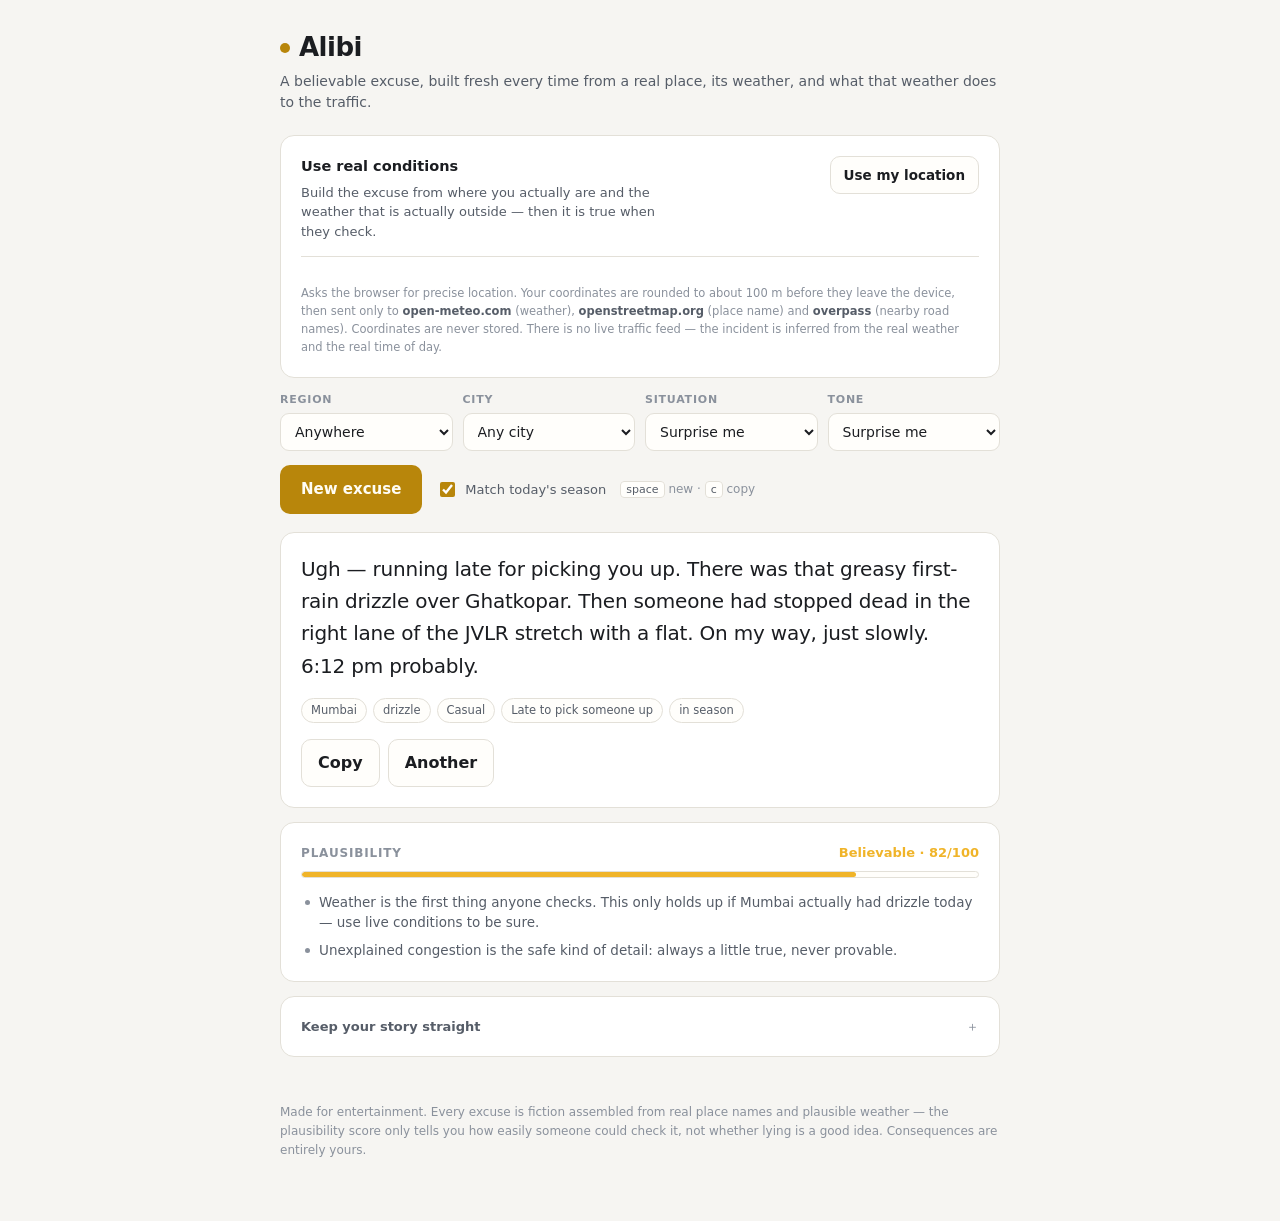
<file: index.html>
<!doctype html>
<html lang="en">
<head>
<meta charset="utf-8">
<meta name="viewport" content="width=device-width, initial-scale=1">
<title>Alibi — realistic excuse generator</title>
<style>
  :root {
    --bg: #0e1014;
    --bg-2: #16191f;
    --card: #1b1f27;
    --line: #2a3038;
    --ink: #eceef2;
    --ink-2: #a7aeba;
    --ink-3: #6f7784;
    --accent: #f0b429;
    --accent-ink: #1a1200;
    --good: #4ec98a;
    --mid: #f0b429;
    --bad: #f0705f;
    --radius: 14px;
  }
  @media (prefers-color-scheme: light) {
    :root {
      --bg: #f6f5f2; --bg-2: #fffefb; --card: #ffffff; --line: #e3e0d8;
      --ink: #1b1d21; --ink-2: #565d68; --ink-3: #8a919c;
      --accent: #b8860b; --accent-ink: #fffdf5;
    }
  }
  * { box-sizing: border-box; }
  html, body { margin: 0; padding: 0; }
  body {
    background: var(--bg);
    color: var(--ink);
    font: 16px/1.5 ui-sans-serif, system-ui, -apple-system, "Segoe UI", Roboto, sans-serif;
    -webkit-font-smoothing: antialiased;
    padding: 28px 18px 60px;
  }
  .wrap { max-width: 720px; margin: 0 auto; }

  header { margin-bottom: 22px; }
  h1 {
    font-size: 26px; letter-spacing: -0.02em; margin: 0 0 4px;
    display: flex; align-items: center; gap: 9px;
  }
  h1 .dot {
    width: 10px; height: 10px; border-radius: 50%;
    background: var(--accent); flex: none;
  }
  .tagline { color: var(--ink-2); font-size: 14px; margin: 0; }

  /* ---- controls ---- */
  .controls {
    display: grid; grid-template-columns: repeat(2, minmax(0, 1fr));
    gap: 10px; margin-bottom: 14px;
  }
  @media (min-width: 620px) { .controls { grid-template-columns: repeat(4, minmax(0, 1fr)); } }
  label.field { display: flex; flex-direction: column; gap: 5px; min-width: 0; }
  label.field span {
    font-size: 11px; text-transform: uppercase; letter-spacing: 0.07em;
    color: var(--ink-3); font-weight: 600;
  }
  select {
    width: 100%; padding: 9px 10px; border-radius: 9px;
    border: 1px solid var(--line); background: var(--bg-2); color: var(--ink);
    font: inherit; font-size: 14px; cursor: pointer;
  }
  select:focus-visible, button:focus-visible, input:focus-visible {
    outline: 2px solid var(--accent); outline-offset: 2px;
  }

  .row { display: flex; align-items: center; gap: 14px; flex-wrap: wrap; margin-bottom: 18px; }
  .btn {
    font: inherit; font-weight: 600; cursor: pointer;
    border-radius: 10px; border: 1px solid var(--line);
    background: var(--bg-2); color: var(--ink); padding: 11px 16px;
  }
  .btn:hover { border-color: var(--ink-3); }
  .btn.primary {
    background: var(--accent); color: var(--accent-ink); border-color: transparent;
    padding: 12px 20px; font-size: 15px;
  }
  .btn.primary:hover { filter: brightness(1.08); }
  .btn:active { transform: translateY(1px); }
  .toggle {
    display: flex; align-items: center; gap: 7px;
    font-size: 13px; color: var(--ink-2); cursor: pointer; user-select: none;
  }
  .toggle input { accent-color: var(--accent); width: 15px; height: 15px; }
  .hint { font-size: 12px; color: var(--ink-3); }
  kbd {
    font: inherit; font-size: 11px; padding: 1px 5px; border-radius: 4px;
    border: 1px solid var(--line); background: var(--bg-2); color: var(--ink-2);
  }

  /* ---- live conditions ---- */
  .live { margin-bottom: 14px; padding: 16px 18px; }
  .live.on { border-color: var(--accent); }
  .live-top { display: flex; gap: 14px; justify-content: space-between; align-items: flex-start; flex-wrap: wrap; }
  .live-title { font-size: 14.5px; font-weight: 600; display: flex; align-items: center; gap: 8px; }
  .badge {
    font-size: 10px; font-weight: 700; letter-spacing: 0.08em;
    background: var(--accent); color: var(--accent-ink);
    padding: 2px 6px; border-radius: 4px;
  }
  .badge.stale { background: var(--ink-3); color: var(--bg); }
  .live-sub { margin: 5px 0 0; font-size: 13px; color: var(--ink-2); max-width: 46ch; }
  .live-sub.err { color: var(--bad); }
  .live-btns { display: flex; gap: 7px; flex-wrap: wrap; }
  .live-btns .btn { padding: 8px 13px; font-size: 13.5px; }
  .obs {
    display: grid; grid-template-columns: repeat(auto-fit, minmax(108px, 1fr));
    gap: 10px; margin-top: 15px; padding-top: 14px; border-top: 1px solid var(--line);
  }
  .obs div { min-width: 0; }
  .obs dt { font-size: 10.5px; text-transform: uppercase; letter-spacing: 0.06em; color: var(--ink-3); font-weight: 600; }
  .obs dd { margin: 3px 0 0; font-size: 14px; font-variant-numeric: tabular-nums; }
  .privacy { margin: 14px 0 0; font-size: 11.5px; line-height: 1.55; color: var(--ink-3); }
  .privacy b { color: var(--ink-2); font-weight: 600; }
  .controls.muted { opacity: 0.45; pointer-events: none; }

  /* ---- the excuse ---- */
  .card {
    background: var(--card); border: 1px solid var(--line);
    border-radius: var(--radius); padding: 20px; margin-bottom: 14px;
  }
  #excuse {
    font-size: 19px; line-height: 1.62; letter-spacing: -0.01em; margin: 0 0 16px;
  }
  @media (min-width: 620px) { #excuse { font-size: 20px; } }
  .chips { display: flex; flex-wrap: wrap; gap: 6px; margin-bottom: 16px; }
  .chip {
    font-size: 11.5px; padding: 3px 9px; border-radius: 999px;
    background: var(--bg-2); border: 1px solid var(--line); color: var(--ink-2);
    white-space: nowrap;
  }
  .card-actions { display: flex; gap: 8px; flex-wrap: wrap; }

  /* ---- plausibility ---- */
  .meter-head {
    display: flex; justify-content: space-between; align-items: baseline;
    font-size: 12px; color: var(--ink-3);
    text-transform: uppercase; letter-spacing: 0.07em; font-weight: 600;
    margin-bottom: 8px;
  }
  .meter-head b { font-size: 13px; letter-spacing: 0; text-transform: none; }
  .track { height: 7px; border-radius: 999px; background: var(--bg-2); overflow: hidden; border: 1px solid var(--line); }
  .fill { height: 100%; width: 0; border-radius: 999px; transition: width .35s ease, background-color .35s ease; }
  .checks { margin: 14px 0 0; padding: 0; list-style: none; display: grid; gap: 8px; }
  .checks li {
    font-size: 13.5px; color: var(--ink-2); line-height: 1.5;
    padding-left: 18px; position: relative;
  }
  .checks li::before {
    content: ""; position: absolute; left: 4px; top: 8px;
    width: 5px; height: 5px; border-radius: 50%; background: var(--ink-3);
  }

  /* ---- story details ---- */
  details.card summary {
    cursor: pointer; font-size: 13px; font-weight: 600; color: var(--ink-2);
    list-style: none; display: flex; justify-content: space-between; align-items: center;
  }
  details.card summary::-webkit-details-marker { display: none; }
  details.card summary::after { content: "＋"; color: var(--ink-3); font-weight: 400; }
  details.card[open] summary::after { content: "－"; }
  details.card[open] summary { margin-bottom: 14px; }
  .facts { display: grid; gap: 0; }
  .fact {
    display: grid; grid-template-columns: 108px 1fr; gap: 12px;
    padding: 8px 0; border-top: 1px solid var(--line); font-size: 14px;
  }
  .fact:first-child { border-top: 0; }
  .fact dt { color: var(--ink-3); font-size: 12.5px; padding-top: 1px; }
  .fact dd { margin: 0; color: var(--ink); }

  /* ---- history ---- */
  h2 {
    font-size: 12px; text-transform: uppercase; letter-spacing: 0.07em;
    color: var(--ink-3); margin: 26px 0 10px;
  }
  #history { display: grid; gap: 8px; }
  .hist {
    display: flex; gap: 10px; align-items: flex-start;
    background: var(--bg-2); border: 1px solid var(--line);
    border-radius: 10px; padding: 11px 13px;
  }
  .hist p { margin: 0; font-size: 13.5px; color: var(--ink-2); line-height: 1.5; }
  .hist button {
    flex: none; font: inherit; font-size: 11.5px; cursor: pointer;
    background: transparent; border: 1px solid var(--line);
    color: var(--ink-2); border-radius: 7px; padding: 3px 8px;
  }
  .hist button:hover { border-color: var(--ink-3); color: var(--ink); }

  footer { margin-top: 32px; font-size: 12px; color: var(--ink-3); line-height: 1.6; }
  .sr { position: absolute; width: 1px; height: 1px; overflow: hidden; clip: rect(0 0 0 0); }
</style>
</head>
<body>
<div class="wrap">
  <header>
    <h1><span class="dot"></span>Alibi</h1>
    <p class="tagline">A believable excuse, built fresh every time from a real place, its weather, and what that weather does to the traffic.</p>
  </header>

  <div class="card live" id="livePanel">
    <div class="live-top">
      <div>
        <div class="live-title">Use real conditions <span class="badge" id="liveBadge" hidden>LIVE</span></div>
        <p class="live-sub" id="liveSub">Build the excuse from where you actually are and the weather that is actually outside — then it is true when they check.</p>
      </div>
      <div class="live-btns">
        <button class="btn" id="useLive">Use my location</button>
        <button class="btn" id="refreshLive" hidden>Refresh</button>
        <button class="btn" id="dropLive" hidden>Turn off</button>
      </div>
    </div>
    <div class="obs" id="obs" hidden></div>
    <p class="privacy" id="privacy">
      Asks the browser for precise location. Your coordinates are rounded to about 100&nbsp;m before
      they leave the device, then sent only to <b>open-meteo.com</b> (weather),
      <b>openstreetmap.org</b> (place name) and <b>overpass</b> (nearby road names). Coordinates are
      never stored. There is no live traffic feed — the incident is inferred from the real weather
      and the real time of day.
    </p>
  </div>

  <div class="controls" id="controls">
    <label class="field"><span>Region</span>
      <select id="region"></select>
    </label>
    <label class="field"><span>City</span>
      <select id="city"></select>
    </label>
    <label class="field"><span>Situation</span>
      <select id="scenario"></select>
    </label>
    <label class="field"><span>Tone</span>
      <select id="tone"></select>
    </label>
  </div>

  <div class="row">
    <button class="btn primary" id="go">New excuse</button>
    <label class="toggle" title="Only use weather that is plausible for the current month">
      <input type="checkbox" id="seasonal" checked> Match today's season
    </label>
    <span class="hint"><kbd>space</kbd> new · <kbd>c</kbd> copy</span>
  </div>

  <div class="card">
    <p id="excuse">Press <b>New excuse</b> to start.</p>
    <div class="chips" id="chips"></div>
    <div class="card-actions">
      <button class="btn" id="copy">Copy</button>
      <button class="btn" id="again">Another</button>
    </div>
  </div>

  <div class="card" id="meterCard" hidden>
    <div class="meter-head">
      <span>Plausibility</span>
      <b id="band">—</b>
    </div>
    <div class="track"><div class="fill" id="fill"></div></div>
    <ul class="checks" id="checks"></ul>
  </div>

  <details class="card" id="factsCard" hidden>
    <summary>Keep your story straight</summary>
    <dl class="facts" id="facts"></dl>
  </details>

  <h2 id="histHead" hidden>Earlier</h2>
  <div id="history"></div>

  <footer>
    Made for entertainment. Every excuse is fiction assembled from real place names and plausible
    weather — the plausibility score only tells you how easily someone could check it, not whether
    lying is a good idea. Consequences are entirely yours.
  </footer>

  <div class="sr" id="live" role="status" aria-live="polite"></div>
</div>

<script src="engine.js"></script>
<script src="live.js"></script>
<script src="app.js"></script>
</body>
</html>
</file>
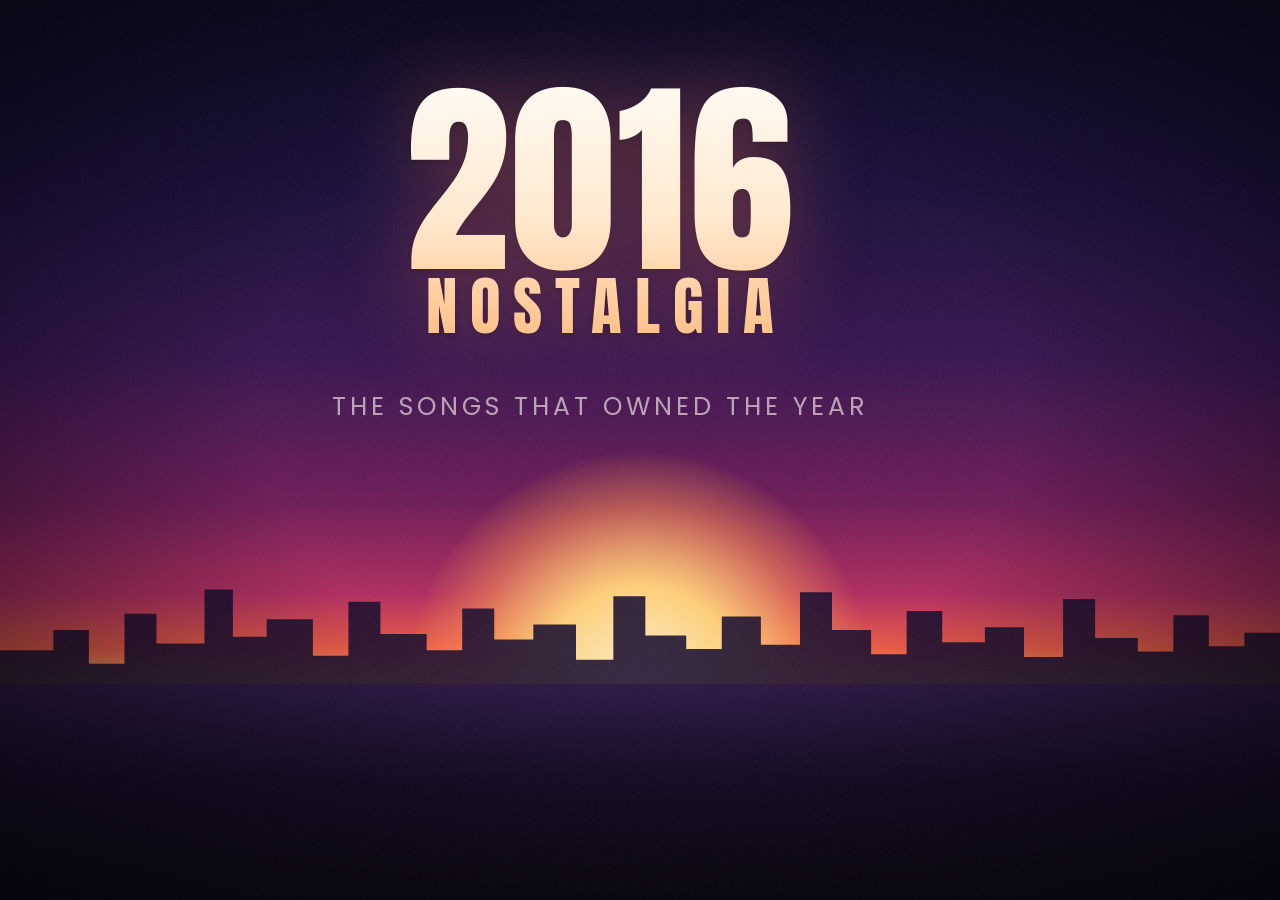
<file: assets/og.html>
<!doctype html>
<!-- Pinned to dusk: the card has to read at thumbnail size in a chat list,
     and light type on a dark sky survives that better than the beach. -->
<html lang="en" data-theme="dusk">
  <head>
    <meta charset="utf-8" />
    <title>2016 Nostalgia — open graph card</title>
    <!--
      Source for assets/og.png. Not linked from the site; it exists only so
      the link-preview image can be re-rendered from the same scene and the
      same stylesheet the site uses, instead of drifting in an image editor.

      Re-render (Chrome, any platform), with the local server running:
        chrome --headless --disable-gpu --hide-scrollbars \
               --window-size=1200,630 --virtual-time-budget=8000 \
               --screenshot=assets/og.png http://localhost:5173/assets/og.html

      Then bump ?v= on the og:image URLs in index.html — WhatsApp, iMessage
      and X cache previews for weeks and key that cache on the URL.
    -->
    <link rel="preconnect" href="https://fonts.googleapis.com" />
    <link rel="preconnect" href="https://fonts.gstatic.com" crossorigin />
    <link
      href="https://fonts.googleapis.com/css2?family=Anton&family=Poppins:wght@400;500;600&display=swap"
      rel="stylesheet"
    />
    <link rel="stylesheet" href="../styles.css" />
    <style>
      /* The card is a fixed 1200×630 — none of the site's viewport-relative
         sizing applies, so the type is pinned in px. */
      body {
        width: 1200px;
        height: 630px;
      }

      .card {
        position: relative;
        z-index: 2;
        height: 100%;
        display: flex;
        flex-direction: column;
        align-items: center;
        justify-content: center;
        gap: 26px;
        /* Lifts the lockup clear of the skyline — centred, the tagline lands
           on top of the buildings and stops being readable. */
        padding-bottom: 96px;
      }

      .card .logo {
        font-size: 210px;
      }

      .card__line {
        font-size: 25px;
        letter-spacing: 0.16em;
        text-transform: uppercase;
        color: var(--ink-dim);
      }

      /* Grain crawls on the live site; a still frame is all the card needs,
         and an animation mid-capture would blur the screenshot. */
      .grain {
        animation: none;
      }
    </style>
  </head>
  <body>
    <div class="bg" aria-hidden="true">
      <div class="scene scene--dusk">
        <div class="sky"></div>
        <div class="sun"></div>
        <svg class="skyline" viewBox="0 0 1440 200" preserveAspectRatio="none">
          <path
            fill="#150a2c"
            fill-opacity="0.88"
            d="M0 [base64]"
          />
        </svg>
        <div class="ground"></div>
      </div>
      <div class="grain"></div>
      <div class="vignette"></div>
    </div>

    <div class="card">
      <h1 class="logo">
        <span class="logo__year">2016</span>
        <span class="logo__word">NOSTALGIA</span>
      </h1>
      <p class="card__line">the songs that owned the year</p>
    </div>
  </body>
</html>
</file>
<file: styles.css>
/* 2016 Nostalgia — one screen, two skies.
   ------------------------------------------------------------------
   Layout is three fixed bands over a full-bleed scene: top bar, centred
   wordmark, bottom dock. Nothing scrolls; the page is exactly one screen
   on every device, so sizes are clamp()ed rather than breakpointed
   wherever they can be.

   Theming is entirely variables. `data-theme` on <html> swaps a palette
   and a horizon; every scene layer keys off those, so neither theme
   needs its own layout rules. */

:root {
  /* --- shared ------------------------------------------------------ */
  --pad: clamp(0.9rem, 2.4vw, 1.6rem);
  --dock-w: min(560px, calc(100vw - 2rem));
  --blur: blur(20px) saturate(1.3);

  /* --- dusk (default) ---------------------------------------------- */
  --ink: #fff8f0;
  --ink-dim: rgba(255, 248, 240, 0.62);
  --ink-faint: rgba(255, 248, 240, 0.34);
  --shadow-ink: 0 1px 12px rgba(0, 0, 0, 0.5);

  --hot: #ff2d55;
  --warm: #ffb45c;

  --glass: rgba(20, 10, 40, 0.42);
  --glass-line: rgba(255, 248, 240, 0.14);
  --glass-hover: rgba(255, 248, 240, 0.1);
  --panel: rgba(14, 7, 30, 0.72);

  --logo-a: #fffaf2;
  --logo-b: #ffe9d0;
  --logo-c: #ffc189;
  --logo-glow: drop-shadow(0 4px 40px rgba(255, 120, 90, 0.35))
    drop-shadow(0 2px 3px rgba(0, 0, 0, 0.25));

  --rail: rgba(255, 248, 240, 0.2);
  --play-bg: #fff8f0;
  --play-ink: #1a0a24;

  --page: #08040f;
  --grain-opacity: 0.16;
  --vignette: radial-gradient(ellipse at 50% 45%, transparent 42%, rgba(4, 2, 10, 0.72) 100%);

  /* Where the ground meets the sky. Sun, skyline and ground all key off
     this one number, so the scene moves as a unit. */
  --horizon: 76%;
}

[data-theme='beach'] {
  --ink: #0d2b3e;
  --ink-dim: rgba(13, 43, 62, 0.66);
  --ink-faint: rgba(13, 43, 62, 0.4);
  --shadow-ink: 0 1px 10px rgba(255, 255, 255, 0.55);

  --hot: #ff5b5b;
  --warm: #f08a24;

  /* Frosted white rather than smoked glass — a dark dock on a bright
     beach reads as a hole punched in the scene. */
  --glass: rgba(255, 255, 255, 0.55);
  --glass-line: rgba(255, 255, 255, 0.75);
  --glass-hover: rgba(13, 43, 62, 0.09);
  --panel: rgba(255, 255, 255, 0.82);

  --logo-a: #ffffff;
  --logo-b: #ffe9b8;
  --logo-c: #ff7a2f;
  /* A tight dark shadow does the heavy lifting here — pale type on a pale
     sky has almost no contrast of its own to fall back on. */
  --logo-glow: drop-shadow(0 10px 34px rgba(6, 48, 76, 0.45))
    drop-shadow(0 2px 1px rgba(6, 48, 76, 0.55));

  /* The rail and the play button both sit on a light, frosted dock, so
     they invert relative to the dusk theme. */
  --rail: rgba(13, 43, 62, 0.2);
  --play-bg: #0d2b3e;
  --play-ink: #fff8f0;

  --page: #7fd4ea;
  --grain-opacity: 0.07;
  --vignette: radial-gradient(ellipse at 50% 40%, transparent 55%, rgba(6, 60, 88, 0.32) 100%);

  --horizon: 58%;
  /* Beach only: where the water stops and the sand starts. */
  --shore: 74%;
}

* {
  box-sizing: border-box;
}

html,
body {
  height: 100%;
}

body {
  margin: 0;
  /* Fixed rather than hidden: iOS Safari will still rubber-band an
     overflow:hidden body, which drags the whole scene off the horizon. */
  position: fixed;
  inset: 0;
  overflow: hidden;
  background: var(--page);
  color: var(--ink);
  font-family: 'Poppins', system-ui, -apple-system, 'Segoe UI', sans-serif;
  -webkit-font-smoothing: antialiased;
  text-rendering: optimizeLegibility;
}

button {
  font: inherit;
  color: inherit;
  border: 0;
  background: none;
  cursor: pointer;
}

:focus-visible {
  outline: 2px solid var(--warm);
  outline-offset: 3px;
  border-radius: 6px;
}

.sr-only {
  position: absolute;
  width: 1px;
  height: 1px;
  padding: 0;
  margin: -1px;
  overflow: hidden;
  clip: rect(0 0 0 0);
  clip-path: inset(50%);
  white-space: nowrap;
}

/* ── Scenes ──────────────────────────────────────────────────────── */

.bg {
  position: fixed;
  inset: 0;
  z-index: 0;
}

/* Only the active scene exists. `display:none` rather than opacity so the
   inactive one costs nothing to composite. */
.scene {
  position: absolute;
  inset: 0;
  display: none;
}

[data-theme='dusk'] .scene--dusk,
[data-theme='beach'] .scene--beach {
  display: block;
}

.sky {
  position: absolute;
  inset: 0;
}

.scene--dusk .sky {
  background: linear-gradient(
    to bottom,
    #0a0620 0%,
    #170c38 20%,
    #35134f 40%,
    #6e1a55 56%,
    #b02b5e 66%,
    #ee5a44 72%,
    #ffb45c var(--horizon)
  );
}

.scene--beach .sky {
  background: linear-gradient(
    to bottom,
    #1e7fc2 0%,
    #3ea3dd 26%,
    #7cc9ef 46%,
    #b7e6f8 var(--horizon)
  );
}

/* Dusk: centre on the horizon, so it reads as half-set and the skyline
   bites into it. Beach: high and small, the way midday looks. */
.sun {
  position: absolute;
  left: 50%;
  border-radius: 50%;
  transform: translate(-50%, -50%);
  aspect-ratio: 1;
}

.scene--dusk .sun {
  top: var(--horizon);
  width: clamp(300px, 36vw, 560px);
  background: radial-gradient(
    circle,
    #fff3d0 0%,
    #ffd07a 30%,
    rgba(255, 150, 80, 0.5) 54%,
    rgba(255, 90, 90, 0) 72%
  );
  filter: blur(2px);
}

.scene--beach .sun {
  left: 74%;
  top: 16%;
  width: clamp(160px, 20vw, 300px);
  background: radial-gradient(
    circle,
    #ffffff 0%,
    #fff6c8 26%,
    rgba(255, 232, 150, 0.55) 44%,
    rgba(255, 220, 130, 0) 70%
  );
}

/* Buildings stand *on* the horizon: their baseline is the element's bottom
   edge, so `bottom` is the horizon measured from the floor. */
.skyline {
  position: absolute;
  left: 0;
  right: 0;
  bottom: calc(100% - var(--horizon));
  width: 100%;
  height: clamp(84px, 15vh, 180px);
}

.ground {
  position: absolute;
  left: 0;
  right: 0;
  bottom: 0;
  height: calc(100% - var(--horizon));
  background: linear-gradient(to bottom, #2a1440 0%, #120823 45%, #08040f 100%);
}

/* Parked bottom-right — the one corner the wordmark, the plug and the dock
   all leave alone. */
.car {
  position: absolute;
  right: clamp(-40px, 2vw, 40px);
  bottom: 3.5%;
  width: clamp(210px, 26vw, 400px);
  height: auto;
}

.tail {
  animation: glow 4.5s ease-in-out infinite;
}

@keyframes glow {
  0%,
  100% {
    opacity: 0.55;
  }
  50% {
    opacity: 1;
  }
}

/* ── Beach-only layers ───────────────────────────────────────────── */

/* Started below the top bar, and blurred: overlapping hard-edged ellipses
   read as a lumpy blob, a few pixels of blur read as cloud. */
.clouds {
  position: absolute;
  left: 0;
  right: 0;
  top: 6%;
  width: 100%;
  height: clamp(150px, 30vh, 320px);
  filter: blur(7px);
}

.sea {
  position: absolute;
  left: 0;
  right: 0;
  top: var(--horizon);
  height: calc(var(--shore) - var(--horizon));
  background: linear-gradient(to bottom, #1b93b8 0%, #1aa7bd 40%, #46c8cd 100%);
}

.sea__glint {
  position: absolute;
  inset: 0;
  width: 100%;
  height: 100%;
}

.sand {
  position: absolute;
  left: 0;
  right: 0;
  top: var(--shore);
  bottom: 0;
  background: linear-gradient(to bottom, #f6dfae 0%, #efcf92 45%, #e2b978 100%);
}

/* The wet edge, sitting astride the shoreline. */
.foam {
  position: absolute;
  left: 0;
  right: 0;
  top: 0;
  width: 100%;
  height: clamp(18px, 3.5vh, 40px);
  transform: translateY(-70%);
}

.palm {
  position: absolute;
  bottom: calc(100% - var(--shore) - 3%);
  height: clamp(210px, 44vh, 440px);
  width: auto;
}

.palm--left {
  left: clamp(-70px, -3vw, 0px);
  transform: scaleX(-1);
}

.palm--right {
  right: clamp(-90px, -4vw, 0px);
  height: clamp(160px, 34vh, 340px);
  opacity: 0.9;
}

.parasol {
  position: absolute;
  right: clamp(4px, 5vw, 90px);
  bottom: 2%;
  height: clamp(130px, 24vh, 240px);
  width: auto;
}

/* ── Shared overlays ─────────────────────────────────────────────── */

/* Film grain. An inline feTurbulence beats shipping a noise PNG — no
   request, no cache, and it scales to any DPR. */
.grain {
  position: absolute;
  inset: -50%;
  opacity: var(--grain-opacity);
  pointer-events: none;
  background-image: url("data:image/svg+xml,%3Csvg xmlns='http://www.w3.org/2000/svg' width='220' height='220'%3E%3Cfilter id='n'%3E%3CfeTurbulence type='fractalNoise' baseFrequency='0.85' numOctaves='3' stitchTiles='stitch'/%3E%3C/filter%3E%3Crect width='220' height='220' filter='url(%23n)' opacity='0.55'/%3E%3C/svg%3E");
  animation: grain 900ms steps(4) infinite;
}

@keyframes grain {
  0% { transform: translate(0, 0); }
  25% { transform: translate(-3%, 2%); }
  50% { transform: translate(2%, -3%); }
  75% { transform: translate(-2%, -2%); }
  100% { transform: translate(0, 0); }
}

.vignette {
  position: absolute;
  inset: 0;
  pointer-events: none;
  background: var(--vignette);
}

/* The sound source. Off-screen rather than display:none — a hidden iframe
   is throttled hard by Chrome and can stall mid-track. */
.yt-host {
  position: fixed;
  left: -9999px;
  top: 0;
  width: 1px;
  height: 1px;
  opacity: 0;
  pointer-events: none;
}

/* ── Top bar ─────────────────────────────────────────────────────── */

.topbar {
  position: fixed;
  top: 0;
  left: 0;
  right: 0;
  z-index: 3;
  display: grid;
  grid-template-columns: 1fr auto 1fr;
  align-items: center;
  gap: 1rem;
  padding: calc(var(--pad) + env(safe-area-inset-top)) var(--pad) var(--pad);
}

.clock {
  font-size: 0.85rem;
  font-variant-numeric: tabular-nums;
  letter-spacing: 0.02em;
  color: var(--ink-dim);
  text-shadow: var(--shadow-ink);
}

.tally {
  display: flex;
  align-items: center;
  gap: 0.45rem;
  font-size: 0.85rem;
  color: var(--ink-dim);
  white-space: nowrap;
  text-shadow: var(--shadow-ink);
}

.tally__dot {
  width: 8px;
  height: 8px;
  border-radius: 50%;
  background: #3ddc84;
  box-shadow: 0 0 10px rgba(61, 220, 132, 0.9);
}

/* Only pulses once the count is real people rather than a track total. */
.tally.is-live .tally__dot {
  animation: pulse 2.4s ease-in-out infinite;
}

@keyframes pulse {
  0%,
  100% {
    opacity: 1;
    transform: scale(1);
  }
  50% {
    opacity: 0.45;
    transform: scale(0.82);
  }
}

.tally__num {
  font-weight: 600;
  color: var(--ink);
  font-variant-numeric: tabular-nums;
}

.links {
  justify-self: end;
  display: flex;
  gap: 0.2rem;
}

.link {
  display: grid;
  place-items: center;
  width: 36px;
  height: 36px;
  border-radius: 50%;
  color: var(--ink-dim);
  transition: color 0.2s, background 0.2s, transform 0.2s;
}

.link:hover {
  color: var(--ink);
  background: var(--glass-hover);
  transform: translateY(-1px);
}

/* The button offers the sky you'd be switching *to*, not the one you're in. */
.i-moon,
[data-theme='beach'] .i-sun {
  display: none;
}

[data-theme='beach'] .i-moon {
  display: block;
}

/* ── The plug ────────────────────────────────────────────────────── */

.plugbar {
  position: fixed;
  left: var(--pad);
  top: 50%;
  z-index: 3;
  transform: translateY(-50%);
}

.plug {
  display: flex;
  align-items: center;
  gap: 0.6rem;
  padding: 0.5rem 0.95rem 0.5rem 0.5rem;
  border-radius: 999px;
  color: var(--ink);
  background: var(--glass);
  border: 1px solid var(--glass-line);
  backdrop-filter: var(--blur);
  -webkit-backdrop-filter: var(--blur);
  transition: transform 0.18s, background 0.18s, box-shadow 0.18s;
}

.plug:hover {
  transform: translateX(3px);
  box-shadow: 0 10px 30px rgba(0, 0, 0, 0.25);
}

.plug:active {
  transform: translateX(1px) scale(0.97);
}

.plug__icon {
  display: grid;
  place-items: center;
  width: 30px;
  height: 30px;
  border-radius: 50%;
  background: rgba(255, 180, 92, 0.18);
  color: var(--warm);
}

/* One short wiggle when the chime fires. */
.plug.is-live .plug__icon {
  animation: jack 0.45s ease;
}

@keyframes jack {
  0% { transform: translateY(0); }
  35% { transform: translateY(3px) rotate(-8deg); }
  70% { transform: translateY(-2px) rotate(6deg); }
  100% { transform: translateY(0); }
}

.plug__text {
  display: flex;
  flex-direction: column;
  line-height: 1.12;
  text-align: left;
}

.plug__title {
  font-size: 0.8rem;
  font-weight: 600;
}

.plug__sub {
  font-size: 0.62rem;
  color: var(--ink-faint);
}

/* ── Wordmark ────────────────────────────────────────────────────── */

main {
  position: relative;
  z-index: 2;
  height: 100%;
  display: grid;
  /* Wordmark takes the free space and centres in it; the dock keeps its
     natural height. Two rows, so the two never fight over the middle. */
  grid-template-rows: 1fr auto;
  justify-items: center;
}

.logo {
  margin: 0;
  align-self: center;
  display: flex;
  flex-direction: column;
  align-items: center;
  font-family: 'Anton', 'Poppins', sans-serif;
  font-weight: 400;
  /* Sized for the *year*; the word below is set in em, so the whole lockup
     scales from this one value. */
  font-size: clamp(4.6rem, 21vw, 12rem);
  line-height: 0.93;
  /* Painted onto the scene rather than sitting on top of it: a gradient
     fill plus a soft bloom does most of that work. */
  background: linear-gradient(180deg, var(--logo-a) 0%, var(--logo-b) 52%, var(--logo-c) 100%);
  -webkit-background-clip: text;
  background-clip: text;
  color: transparent;
  filter: var(--logo-glow);
  user-select: none;
}

.logo__year {
  display: block;
  letter-spacing: 0.01em;
}

/* Tracked out and set smaller so the nine letters end up optically the
   same width as the four digits above them. */
.logo__word {
  display: block;
  font-size: 0.3em;
  letter-spacing: 0.2em;
  /* Letter-spacing adds a trailing gap after the last letter, which shoves
     the line off-centre. Half of it back on the left squares it up. */
  text-indent: 0.2em;
}

/* ── Dock ────────────────────────────────────────────────────────── */

.dock {
  position: relative;
  width: var(--dock-w);
  padding-bottom: calc(var(--pad) + env(safe-area-inset-bottom));
  display: flex;
  flex-direction: column;
  align-items: center;
  gap: 0.85rem;
}

.bumper {
  margin: 0;
  max-width: 30ch;
  text-align: center;
  font-size: clamp(0.78rem, 2.2vw, 0.92rem);
  line-height: 1.45;
  color: var(--ink-dim);
  text-shadow: var(--shadow-ink);
}

.bumper__text {
  transition: opacity 0.18s;
}

.bumper.is-swapping .bumper__text {
  opacity: 0;
}

.bumper__next {
  vertical-align: -2px;
  margin-left: 0.4rem;
  padding: 2px;
  color: var(--ink-faint);
  transition: color 0.2s, transform 0.3s;
}

.bumper__next:hover {
  color: var(--warm);
  transform: rotate(-90deg);
}

.player {
  width: 100%;
  display: grid;
  grid-template-columns: auto minmax(0, 1fr) auto;
  align-items: center;
  gap: clamp(0.7rem, 2vw, 1.1rem);
  padding: 0.7rem 1rem 0.7rem 0.7rem;
  border-radius: 22px;
  background: var(--glass);
  border: 1px solid var(--glass-line);
  backdrop-filter: var(--blur);
  -webkit-backdrop-filter: var(--blur);
  box-shadow: 0 24px 60px rgba(0, 0, 0, 0.35);
}

/* ── Disc ────────────────────────────────────────────────────────── */

.disc {
  position: relative;
  width: clamp(52px, 13vw, 66px);
  aspect-ratio: 1;
  flex: none;
}

.disc__ring {
  width: 100%;
  height: 100%;
  border-radius: 50%;
  overflow: hidden;
  background: #150a2c;
  box-shadow: inset 0 0 0 1px var(--glass-line), 0 8px 22px rgba(0, 0, 0, 0.4);
  animation: spin 9s linear infinite;
  animation-play-state: paused;
}

.disc.is-spinning .disc__ring {
  animation-play-state: running;
}

@keyframes spin {
  to {
    transform: rotate(360deg);
  }
}

/* YouTube thumbnails are 16:9 with pillar bars; cover-cropping to the
   centre square throws the bars away and keeps the artwork. */
.disc__art {
  width: 100%;
  height: 100%;
  object-fit: cover;
  opacity: 0;
  transition: opacity 0.35s;
}

.disc__art.is-loaded {
  opacity: 1;
}

.disc__hub {
  position: absolute;
  left: 50%;
  top: 50%;
  width: 26%;
  aspect-ratio: 1;
  transform: translate(-50%, -50%);
  border-radius: 50%;
  background: #0d0620;
  box-shadow: inset 0 0 0 1px rgba(255, 248, 240, 0.22);
}

/* ── Meta + seek ─────────────────────────────────────────────────── */

.meta {
  min-width: 0;
}

.meta__title,
.meta__artist {
  margin: 0;
  overflow: hidden;
  text-overflow: ellipsis;
  white-space: nowrap;
}

.meta__title {
  font-size: 0.88rem;
  font-weight: 600;
}

.meta__artist {
  font-size: 0.72rem;
  color: var(--ink-dim);
}

.seek {
  position: relative;
  margin-top: 0.5rem;
  height: 14px;
  display: flex;
  align-items: center;
  cursor: pointer;
  touch-action: none;
}

.seek__rail {
  width: 100%;
  height: 3px;
  border-radius: 999px;
  background: var(--rail);
  overflow: hidden;
}

.seek__fill {
  height: 100%;
  width: 0;
  border-radius: inherit;
  background: linear-gradient(90deg, var(--warm), var(--hot));
}

.seek__knob {
  position: absolute;
  top: 50%;
  left: 0;
  width: 10px;
  height: 10px;
  border-radius: 50%;
  background: var(--ink);
  transform: translate(-50%, -50%) scale(0);
  transition: transform 0.15s;
  pointer-events: none;
}

.seek:hover .seek__knob,
.seek:focus-visible .seek__knob,
.seek.is-dragging .seek__knob {
  transform: translate(-50%, -50%) scale(1);
}

/* While an advert runs, the seek bar belongs to the song, not the advert —
   so it's frozen and dimmed rather than scrubbing something you can't
   actually scrub. */
body.is-ad .seek,
body.is-ad .time {
  opacity: 0.4;
  pointer-events: none;
}

.time {
  margin-top: 0.15rem;
  font-size: 0.62rem;
  font-variant-numeric: tabular-nums;
  color: var(--ink-faint);
}

/* ── Controls ────────────────────────────────────────────────────── */

.controls {
  display: flex;
  align-items: center;
  gap: 0.15rem;
}

.btn {
  display: grid;
  place-items: center;
  width: 34px;
  height: 34px;
  border-radius: 50%;
  color: var(--ink-dim);
  transition: color 0.18s, background 0.18s, transform 0.12s;
}

.btn:hover:not(:disabled) {
  color: var(--ink);
  background: var(--glass-hover);
}

.btn:active:not(:disabled) {
  transform: scale(0.92);
}

.btn:disabled {
  opacity: 0.45;
  cursor: default;
}

.btn--toggle.is-on {
  color: var(--warm);
}

.btn--play {
  position: relative;
  width: 46px;
  height: 46px;
  margin: 0 0.2rem;
  color: var(--play-ink);
  background: var(--play-bg);
  box-shadow: 0 6px 20px rgba(0, 0, 0, 0.3);
}

.btn--play:hover:not(:disabled) {
  color: var(--play-ink);
  background: var(--play-bg);
  filter: brightness(1.12);
  transform: scale(1.05);
}

/* Play and pause are both in the DOM; `is-playing` on <body> picks one, so
   swapping states never costs a reflow. */
.i-pause,
body.is-playing .i-play {
  display: none;
}

body.is-playing .i-pause {
  display: block;
}

/* Buffering ring — shown only while the iframe is actually fetching. */
.btn__spinner {
  position: absolute;
  inset: -4px;
  border-radius: 50%;
  border: 2px solid transparent;
  border-top-color: var(--warm);
  opacity: 0;
  animation: spin 0.8s linear infinite;
}

body.is-buffering .btn__spinner {
  opacity: 1;
}

body.is-buffering .i-play,
body.is-buffering .i-pause {
  opacity: 0.35;
}

/* ── Playlist ────────────────────────────────────────────────────── */

.list {
  position: absolute;
  left: 0;
  right: 0;
  bottom: calc(100% - 0.4rem);
  max-height: min(46vh, 380px);
  overflow-y: auto;
  overscroll-behavior: contain;
  padding: 0.4rem;
  border-radius: 18px;
  background: var(--panel);
  border: 1px solid var(--glass-line);
  backdrop-filter: var(--blur);
  -webkit-backdrop-filter: var(--blur);
  box-shadow: 0 24px 60px rgba(0, 0, 0, 0.4);
  scrollbar-width: thin;
  scrollbar-color: var(--ink-faint) transparent;
}

.list[hidden] {
  display: none;
}

.list::-webkit-scrollbar {
  width: 8px;
}

.list::-webkit-scrollbar-thumb {
  border-radius: 999px;
  background: var(--ink-faint);
}

.list ol {
  margin: 0;
  padding: 0;
  list-style: none;
}

.list button {
  display: grid;
  grid-template-columns: 1.9rem minmax(0, 1fr);
  align-items: center;
  gap: 0.6rem;
  width: 100%;
  padding: 0.44rem 0.6rem;
  border-radius: 11px;
  text-align: left;
  transition: background 0.15s;
}

.list button:hover {
  background: var(--glass-hover);
}

.list__num {
  font-size: 0.66rem;
  font-variant-numeric: tabular-nums;
  color: var(--ink-faint);
  text-align: right;
}

.list__title {
  font-size: 0.78rem;
  font-weight: 500;
  overflow: hidden;
  text-overflow: ellipsis;
  white-space: nowrap;
}

.list__artist {
  font-size: 0.66rem;
  color: var(--ink-dim);
  overflow: hidden;
  text-overflow: ellipsis;
  white-space: nowrap;
}

.list li.is-current button {
  background: rgba(255, 180, 92, 0.18);
}

.list li.is-current .list__title {
  color: var(--warm);
}

/* Tracks YouTube refuses to embed get struck through rather than removed,
   so the numbering never shifts under the user mid-session. */
.list li.is-dead button {
  opacity: 0.4;
}

.list li.is-dead .list__title {
  text-decoration: line-through;
}

/* ── Toast ───────────────────────────────────────────────────────── */

.toast {
  position: fixed;
  left: 50%;
  top: calc(var(--pad) + env(safe-area-inset-top) + 2.9rem);
  z-index: 5;
  padding: 0.5rem 0.95rem;
  border-radius: 999px;
  font-size: 0.75rem;
  white-space: nowrap;
  background: var(--glass);
  border: 1px solid var(--glass-line);
  backdrop-filter: var(--blur);
  -webkit-backdrop-filter: var(--blur);
  opacity: 0;
  transform: translate(-50%, -8px);
  transition: opacity 0.25s, transform 0.25s;
  pointer-events: none;
}

.toast.is-up {
  opacity: 1;
  transform: translate(-50%, 0);
}

.noscript {
  position: relative;
  z-index: 4;
  padding: 2rem;
  text-align: center;
}

.noscript a {
  color: var(--warm);
}

/* ── Small screens ───────────────────────────────────────────────── */

@media (max-width: 640px) {
  /* The plug pill would sit on top of the wordmark, so it drops to a bare
     icon tucked against the edge. */
  .plug {
    padding: 0.5rem;
  }

  .plug__text {
    display: none;
  }

  .player {
    grid-template-columns: auto minmax(0, 1fr);
    grid-template-areas:
      'disc meta'
      'controls controls';
    row-gap: 0.5rem;
  }

  .disc { grid-area: disc; }
  .meta { grid-area: meta; }

  .controls {
    grid-area: controls;
    justify-content: center;
  }

  /* The scene has to get out of the way on a narrow screen. At desktop
     sizes the palms frame the wordmark; at 390px the same sizes put a
     trunk straight through it. One palm, smaller, pushed mostly
     off-canvas — and the parasol goes entirely, since the sand strip left
     under the dock is too thin to stand it in. */
  .palm--right,
  .parasol {
    display: none;
  }

  .palm--left {
    height: clamp(150px, 24vh, 230px);
    left: clamp(-90px, -14vw, -46px);
  }
}

/* Short-and-wide (landscape phones): the wordmark has to give way first. */
@media (max-height: 560px) {
  .logo {
    font-size: clamp(2.6rem, 9vh, 5rem);
  }

  .bumper {
    display: none;
  }
}

@media (prefers-reduced-motion: reduce) {
  .grain,
  .tail,
  .disc__ring,
  .btn__spinner,
  .tally.is-live .tally__dot {
    animation: none !important;
  }

  * {
    transition-duration: 0.01ms !important;
  }
}
</file>
